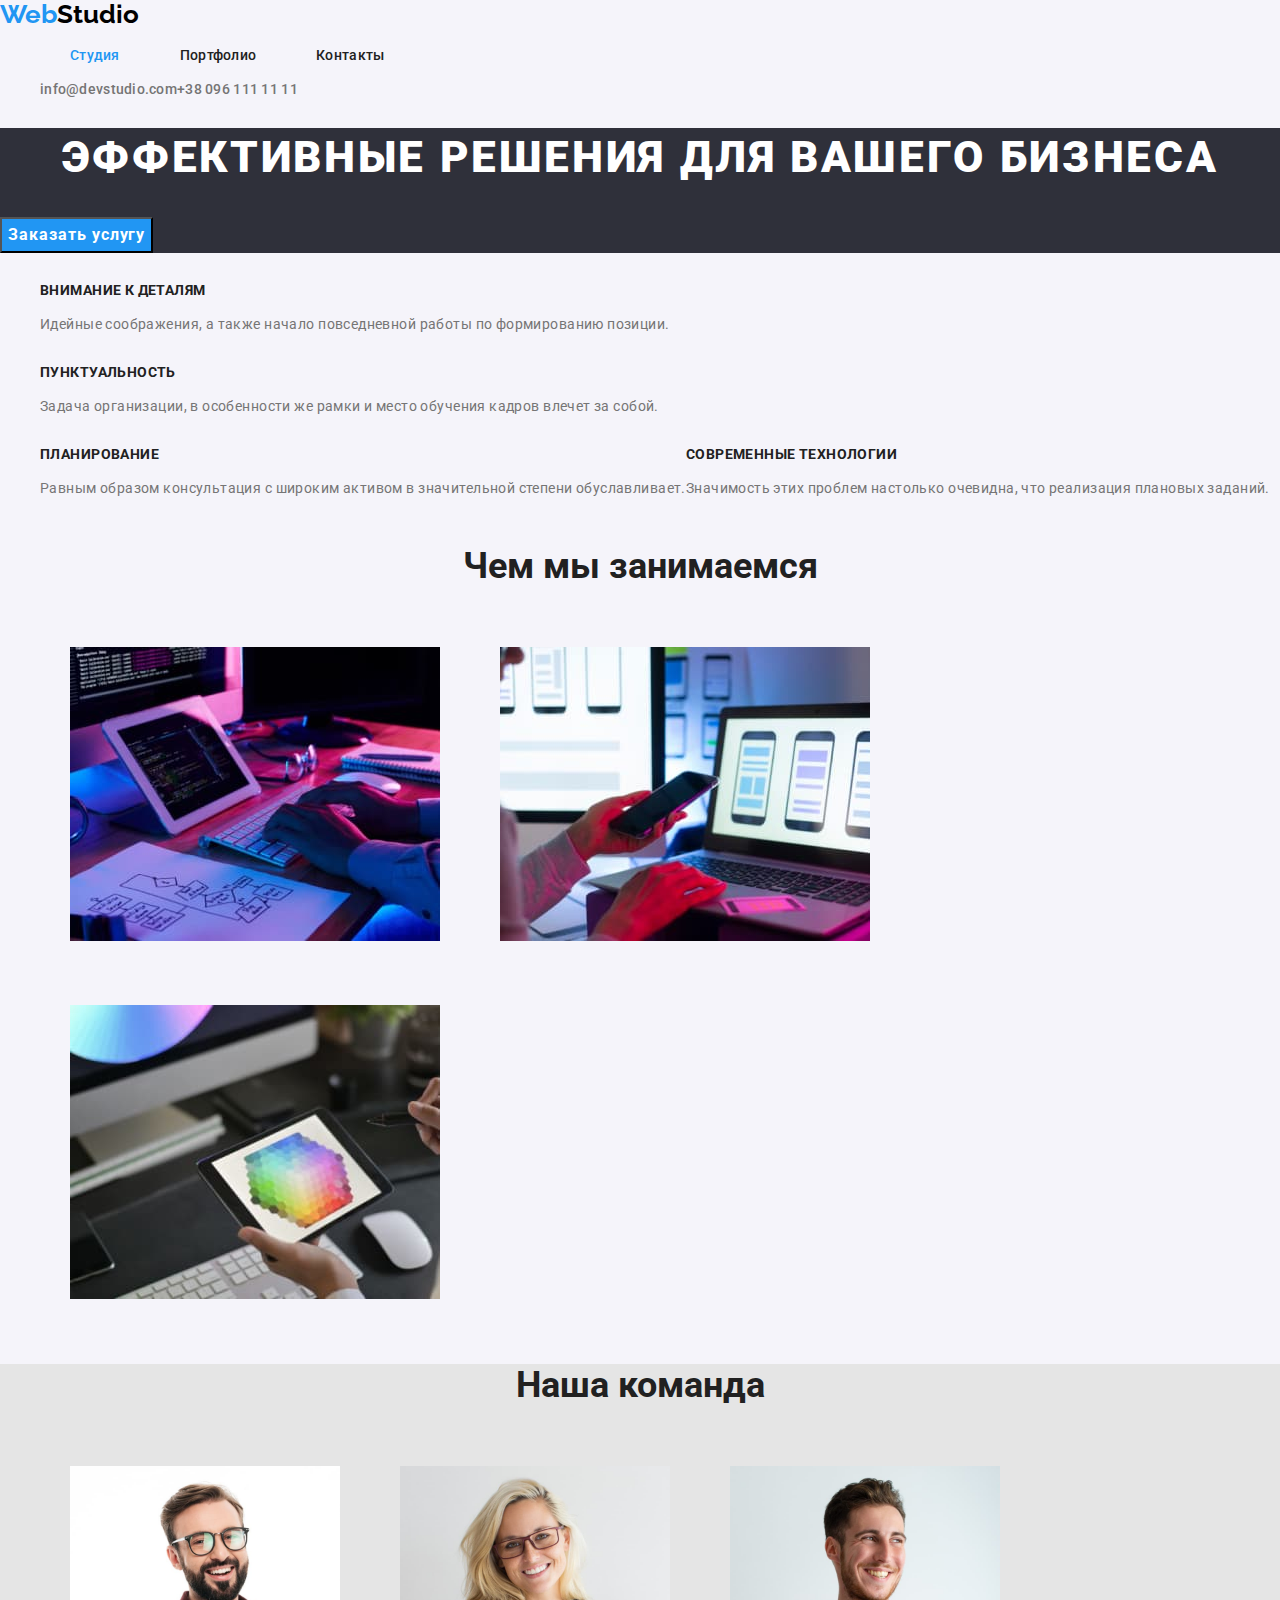
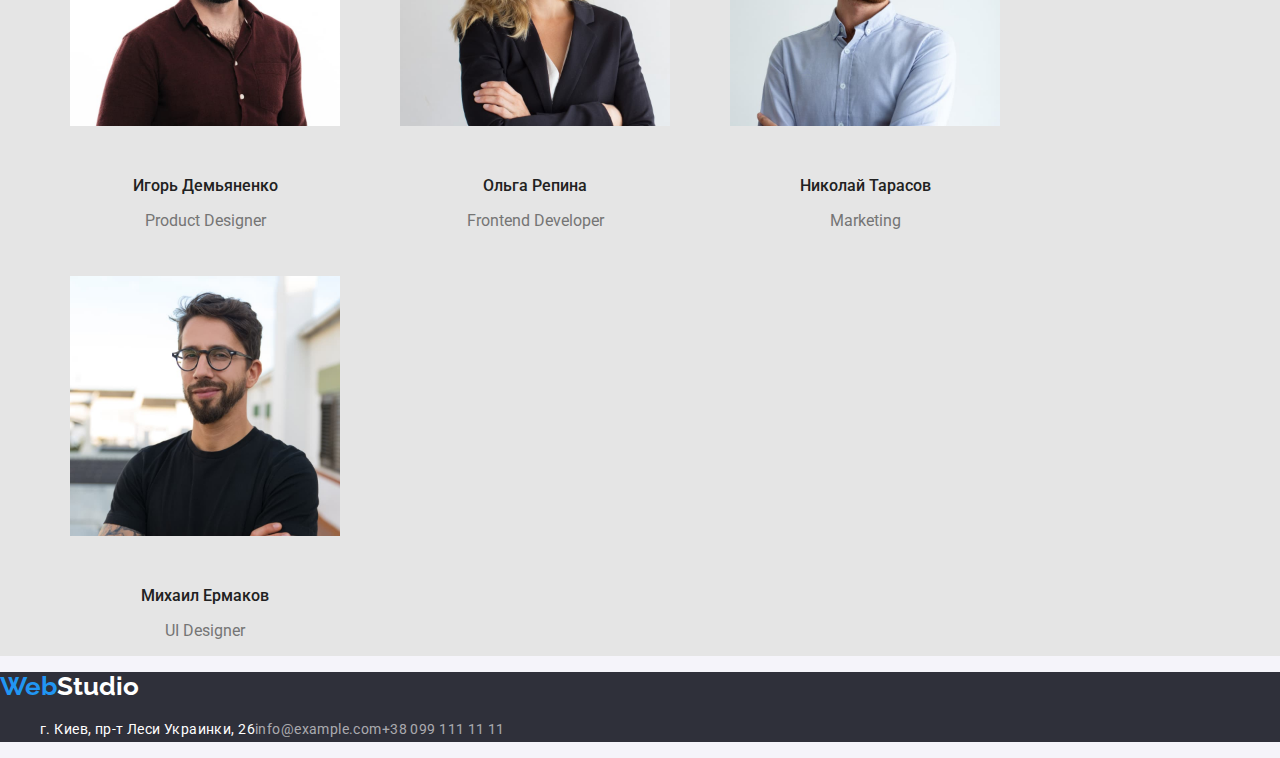
<file: index.html>
<!DOCTYPE html>
<html lang="ru">
  <head>
    <meta charset="UTF-8" />
    <meta http-equiv="X-UA-Compatible" content="IE=edge" />
    <meta name="viewport" content="width=device-width, initial-scale=1.0" />
    <title>goit-markup-hw-02</title>
    <link rel="preconnect" href="https://fonts.gstatic.com" />
    <link
      href="https://fonts.googleapis.com/css2?family=Raleway:wght@700&family=Roboto:wght@400;500;700;900&display=swap"
      rel="stylesheet"
    />
    <link
      rel="stylesheet"
      href="https://cdnjs.cloudflare.com/ajax/libs/modern-normalize/0.2.0/modern-normalize.css"
    />
    <link rel="stylesheet" href="./css/styles.css" />
  </head>
  <body>
    <header>
      <nav class="site-nav">
        <a href="./index.html" class="logo"
          ><span class="logo-part">Web</span>Studio</a
        >
        <ul class="list">
          <li>
            <a class="link current" href="./index.html">Студия</a>
          </li>
          <li>
            <a class="link" href="./portfolio.html">Портфолио</a>
          </li>
          <li>
            <a class="link" href="">Контакты</a>
          </li>
        </ul>
      </nav>
      <ul class="list">
        <li>
          <a class="link mail" href="mailto:info@devstudio.com"
            >info@devstudio.com</a
          >
        </li>
        <li>
          <a class="link phone" href="tel:+380961111111">+38 096 111 11 11</a>
        </li>
      </ul>
    </header>
    <main>
      <!--Section Hero-->
      <section class="hero">
        <h1 class="hero-title">Эффективные решения для вашего бизнеса</h1>
        <button class="hero-button" type="button">Заказать услугу</button>
      </section>
      <!--Section Our advantages-->
      <section>
        <h2 class="visually-hidden">Наши преимущества</h2>
        <ul class="list">
          <li>
            <h3 class="advant-title">Внимание к деталям</h3>
            <p class="advant-text">
              Идейные соображения, а также начало повседневной работы по
              формированию позиции.
            </p>
          </li>
          <li>
            <h3 class="advant-title">Пунктуальность</h3>
            <p class="advant-text">
              Задача организации, в особенности же рамки и место обучения кадров
              влечет за собой.
            </p>
          </li>
          <li>
            <h3 class="advant-title">Планирование</h3>
            <p class="advant-text">
              Равным образом консультация с широким активом в значительной
              степени обуславливает.
            </p>
          </li>
          <li>
            <h3 class="advant-title">Современные технологии</h3>
            <p class="advant-text">
              Значимость этих проблем настолько очевидна, что реализация
              плановых заданий.
            </p>
          </li>
        </ul>
      </section>
      <!--Section Services-->
      <section class="services">
        <h2 class="section-title">Чем мы занимаемся</h2>
        <ul class="list">
          <li>
            <img
              class="img"
              src="./images/typing_code.jpg"
              alt="Лаптоп с кодом"
              width="370"
            />
          </li>
          <li>
            <img
              class="img"
              src="./images/smartphone.jpg"
              alt="Разработка приложения для смартфонов"
              width="370"
            />
          </li>
          <li>
            <img
              class="img"
              src="./images/design.jpg"
              alt="Лаптоп с цветовым кругом"
              width="370"
            />
          </li>
        </ul>
      </section>
      <!--Section Our team-->
      <section class="team">
        <h2 class="section-title">Наша команда</h2>
        <ul class="list">
          <li class="list-item">
            <img
              class="img"
              src="./images/Ihor_Demjanenko.jpg"
              alt="Ihor Demjanenko Product Designer"
              width="810"
            />
            <h3 class="team-names">Игорь Демьяненко</h3>
            <p class="team-positions">Product Designer</p>
          </li>
          <li class="list-item">
            <img
              class="img"
              src="./images/Olga_Repina.jpg"
              alt="Olga Repina Frontend Developer"
              width="810"
            />
            <h3 class="team-names">Ольга Репина</h3>
            <p class="team-positions">Frontend Developer</p>
          </li>
          <li class="list-item">
            <img
              class="img"
              src="./images/Nikolaj_Tarasov.jpg"
              alt="Nikolaj Tarasov Marketing"
              width="810"
            />
            <h3 class="team-names">Николай Тарасов</h3>
            <p class="team-positions">Marketing</p>
          </li>
          <li class="list-item">
            <img
              class="img"
              src="./images/Mikhaik_Yermakov.jpg"
              alt="Mikhail Yermakov UI Designer"
              width="810"
            />
            <h3 class="team-names">Михаил Ермаков</h3>
            <p class="team-positions">UI Designer</p>
          </li>
        </ul>
      </section>
    </main>
    <footer>
      <a href="./index.html" class="logo"
        ><span class="logo-part">Web</span>Studio</a
      >
      <address class="contacts">
        <ul class="list">
          <li class="contact">г. Киев, пр-т Леси Украинки, 26</li>
          <li>
            <a class="link contact" href="mailto:info@example.com"
              >info@example.com</a
            >
          </li>
          <li>
            <a class="link contact" href="tel:+380991111111"
              >+38 099 111 11 11</a
            >
          </li>
        </ul>
      </address>
    </footer>
  </body>
</html>
</file>
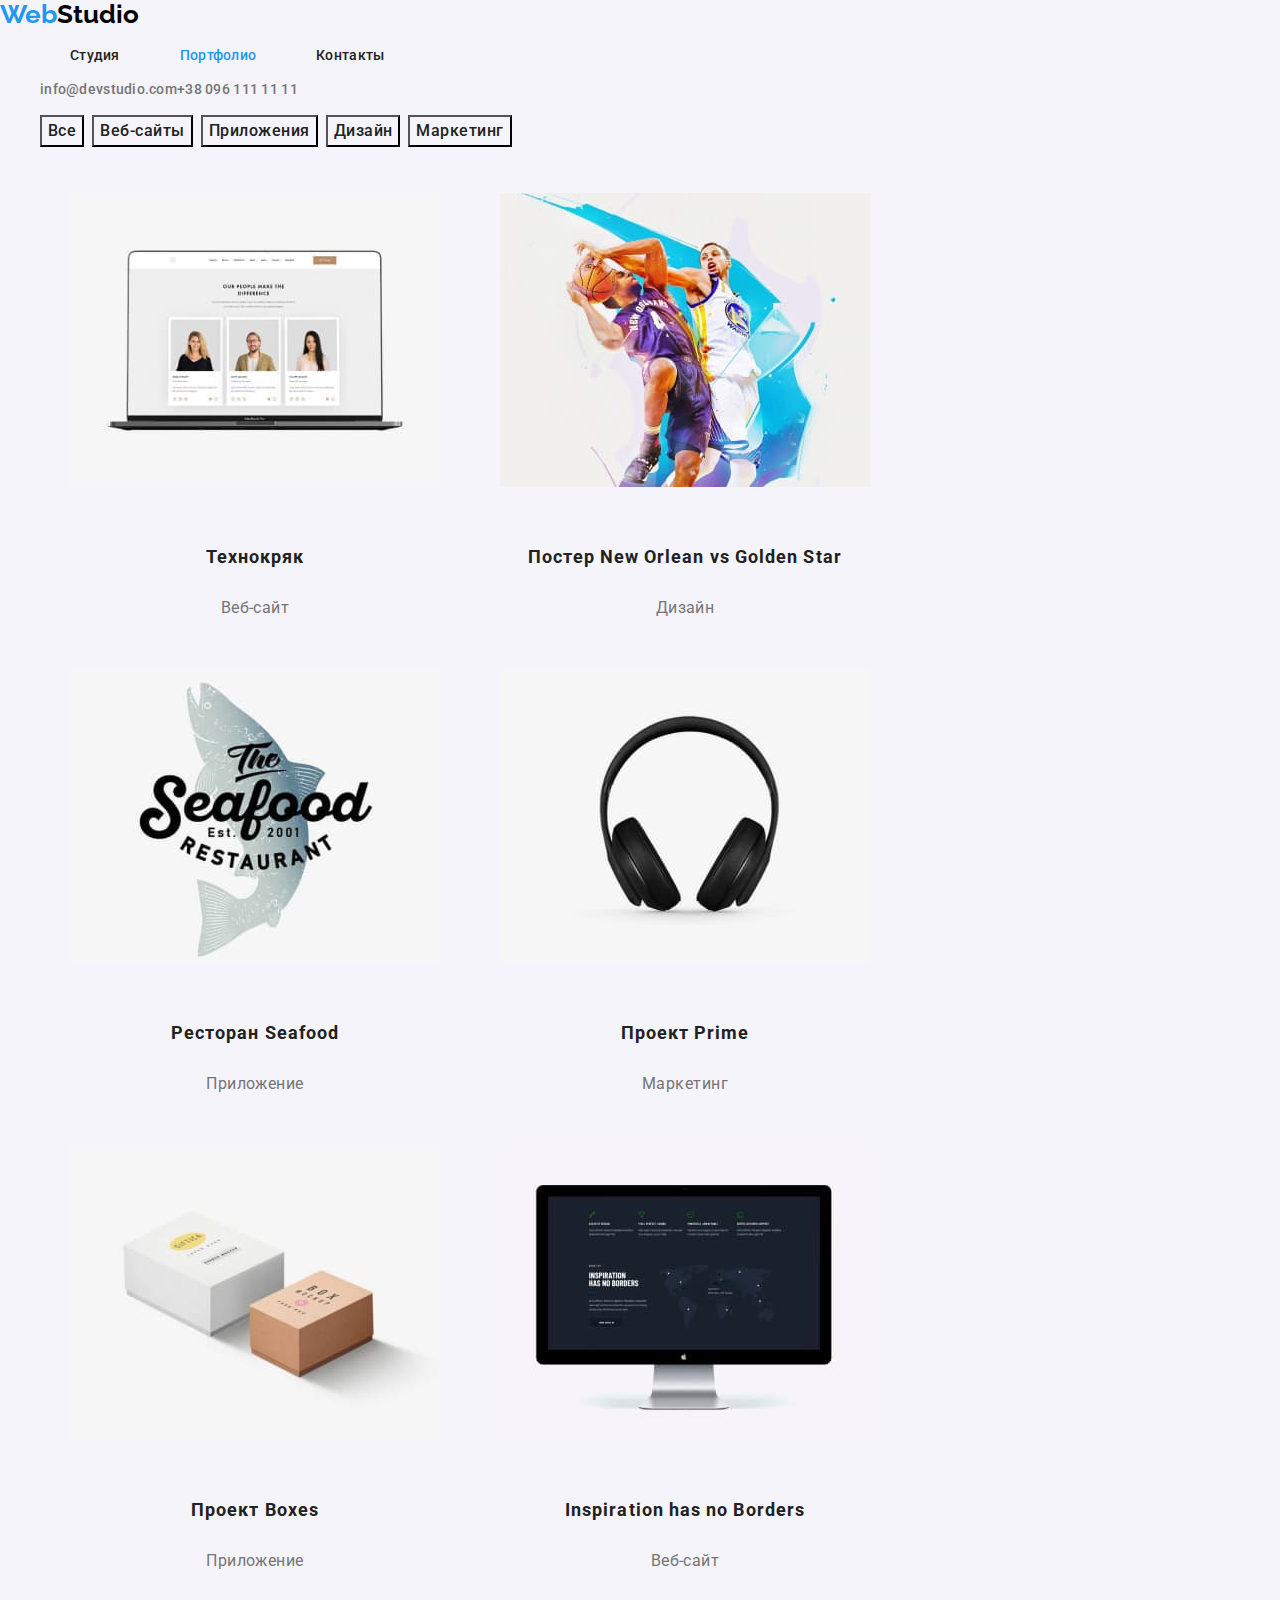
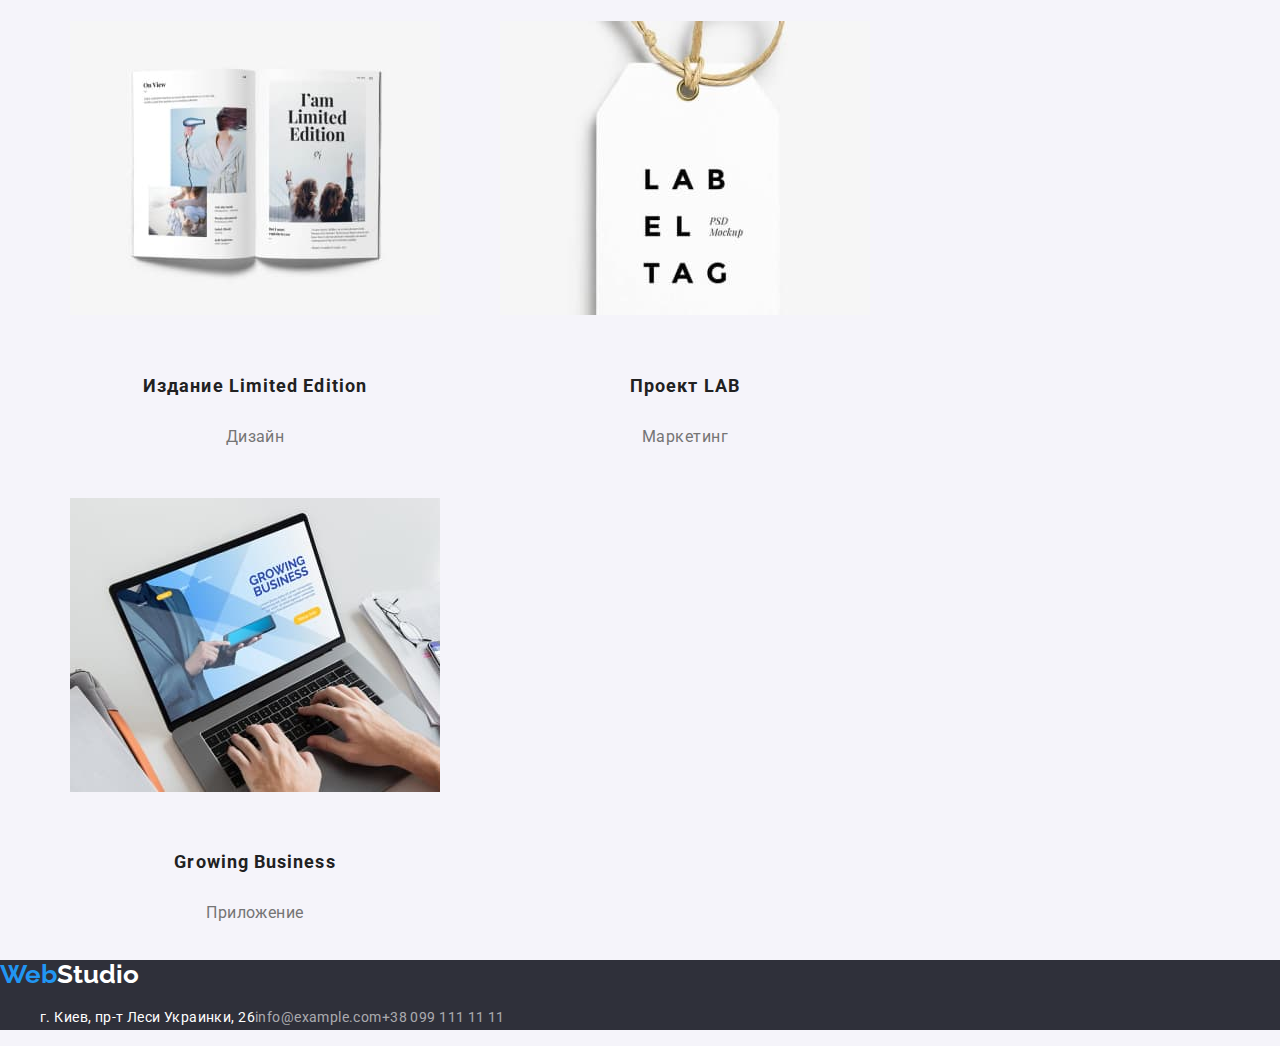
<file: portfolio.html>
<!DOCTYPE html>
<html lang="ru">
  <head>
    <meta charset="UTF-8" />
    <meta http-equiv="X-UA-Compatible" content="IE=edge" />
    <meta name="viewport" content="width=device-width, initial-scale=1.0" />
    <title>portfolio</title>
    <link rel="preconnect" href="https://fonts.gstatic.com" />
    <link
      href="https://fonts.googleapis.com/css2?family=Raleway:wght@700&family=Roboto:wght@400;500;700;900&display=swap"
      rel="stylesheet"
    />
    <link
      rel="stylesheet"
      href="https://cdnjs.cloudflare.com/ajax/libs/modern-normalize/0.2.0/modern-normalize.css"
    />
    <link rel="stylesheet" href="./css/styles.css" />
  </head>
  <body>
    <header>
      <nav class="site-nav">
        <a class="logo" href="./index.html"
          ><span class="logo-part">Web</span>Studio</a
        >
        <ul class="list">
          <li>
            <a class="link" href="./index.html">Студия</a>
          </li>
          <li>
            <a class="link current" href="./portfolio.html">Портфолио</a>
          </li>
          <li>
            <a class="link" href="">Контакты</a>
          </li>
        </ul>
      </nav>
      <ul class="list">
        <li>
          <a class="link mail" href="mailto:info@devstudio.com"
            >info@devstudio.com</a
          >
        </li>
        <li>
          <a class="link phone" href="tel:+380961111111">+38 096 111 11 11</a>
        </li>
      </ul>
    </header>
    <main>
      <h1 class="visually-hidden">Страница Портфолио</h1>
      <!--Section Filters-->
      <section>
        <h2 class="visually-hidden">Фильтры</h2>
        <ul class="list filter-buttons">
          <li><button type="button" class="button">Все</button></li>
          <li><button type="button" class="button">Веб-сайты</button></li>
          <li><button type="button" class="button">Приложения</button></li>
          <li><button type="button" class="button">Дизайн</button></li>
          <li><button type="button" class="button">Маркетинг</button></li>
        </ul>
        <!--Examples List-->
        <h2 class="visually-hidden">Примеры работ</h2>
        <ul class="list">
          <li class="list-item">
            <img
              class="img"
              src="./images/img-1.jpg"
              alt="Лаптоп с карточками"
              width="370"
            />
            <h3 class="portfolio-titles">Технокряк</h3>
            <p class="portfolio-text">Веб-сайт</p>
          </li>
          <li class="list-item">
            <img
              class="img"
              src="./images/img-2.jpg"
              alt="Двое баскетболистов"
              width="370"
            />
            <h3 class="portfolio-titles">Постер New Orlean vs Golden Star</h3>
            <p class="portfolio-text">Дизайн</p>
          </li>
          <li class="list-item">
            <img
              class="img"
              src="./images/img-3.jpg"
              alt="Надпсь на фоне рыбы"
              width="370"
            />
            <h3 class="portfolio-titles">Ресторан Seafood</h3>
            <p class="portfolio-text">Приложение</p>
          </li>
          <li class="list-item">
            <img
              class="img"
              src="./images/img-4.jpg"
              alt="Черные наушники"
              width="370"
            />
            <h3 class="portfolio-titles">Проект Prime</h3>
            <p class="portfolio-text">Маркетинг</p>
          </li>
          <li class="list-item">
            <img
              class="img"
              src="./images/img-5.jpg"
              alt="Две коробки"
              width="370"
            />
            <h3 class="portfolio-titles">Проект Boxes</h3>
            <p class="portfolio-text">Приложение</p>
          </li>
          <li class="list-item">
            <img
              class="img"
              src="./images/img-6.jpg"
              alt="Веб-сайт на экране монитора"
              width="370"
            />
            <h3 class="portfolio-titles">Inspiration has no Borders</h3>
            <p class="portfolio-text">Веб-сайт</p>
          </li>
          <li class="list-item">
            <img
              class="img"
              src="./images/img-7.jpg"
              alt="Разворот книги"
              width="370"
            />
            <h3 class="portfolio-titles">Издание Limited Edition</h3>
            <p class="portfolio-text">Дизайн</p>
          </li>
          <li class="list-item">
            <img class="img" src="./images/img-8.jpg" alt="Ярлык" width="370" />
            <h3 class="portfolio-titles">Проект LAB</h3>
            <p class="portfolio-text">Маркетинг</p>
          </li>
          <li class="list-item">
            <img
              class="img"
              src="./images/img-9.jpg"
              alt="Поиск информации на лаптопе"
              width="370"
            />
            <h3 class="portfolio-titles">Growing Business</h3>
            <p class="portfolio-text">Приложение</p>
          </li>
        </ul>
      </section>
    </main>
    <footer>
      <a class="logo" href="./index.html"
        ><span class="logo-part">Web</span>Studio</a
      >
      <address class="contacts">
        <ul class="list">
          <li class="contact">г. Киев, пр-т Леси Украинки, 26</li>
          <li>
            <a class="link contact" href="mailto:info@example.com"
              >info@example.com</a
            >
          </li>
          <li>
            <a class="link contact" href="tel:+380991111111"
              >+38 099 111 11 11</a
            >
          </li>
        </ul>
      </address>
    </footer>
  </body>
</html>
</file>
<file: css/styles.css>
:root {
  --main-font: "Roboto", sans-serif;
  --logo-font: "Raleway", sans-serif;
  --primary-text-color: #757575;
  --tittle-text-color: #212121;
  --accent-color: #2196f3;
  --white-text-color: #ffffff;
  --primary-bg-color: #f5f4fa;
  --secondary-bg-color: #e5e5e5;
  --accent-bg-color: #2f303a;
}
body {
  background-color: var(--primary-bg-color);
  color: var(--primary-text-color);
  font-family: var(--main-font);
  font-style: normal;
}
/*Logo*/
.logo {
  font-family: var(--logo-font);
  font-weight: 700;
  font-size: 26px;
  line-height: 1.15;
  color: #000000;
  text-decoration-line: none;
}
.logo-part {
  color: var(--accent-color);
}
footer .logo {
  color: var(--white-text-color);
}
/*Site Navigation*/
.site-nav .link.current {
  color: var(--accent-color);
}
.link {
  text-decoration-line: none;
}
.site-nav .link {
  font-weight: 500;
  font-size: 14px;
  line-height: 1.14;
  letter-spacing: 0.02em;
  color: var(--tittle-text-color);
  margin: 30px 30px 30px 30px;
  cursor: pointer;
}
.link.mail,
.link.phone {
  font-weight: 500;
  font-size: 14px;
  line-height: 1.14;
  letter-spacing: 0.02em;
  color: var(--primary-text-color);
}
.link:hover,
.link:focus {
  color: var(--accent-color);
}
.visually-hidden {
  position: absolute !important;
  clip: rect(1px 1px 1px 1px);
  clip: rect(1px, 1px, 1px, 1px);
  padding: 0 !important;
  border: 0 !important;
  height: 1px !important;
  width: 1px !important;
  overflow: hidden;
}
.title {
  color: var(--tittle-text-color);
}
.list {
  display: flex;
  flex-flow: row wrap;
  list-style: none;
}
.img {
  margin: 30px 30px 30px 30px;
}
/*Section Hero*/
.hero {
  background-color: var(--accent-bg-color);
}
.hero-title {
  font-weight: 900;
  font-size: 44px;
  line-height: 1.36;
  text-align: center;
  letter-spacing: 0.06em;
  color: var(--white-text-color);
  text-transform: uppercase;
}
.hero-button {
  font-weight: 700;
  font-size: 16px;
  line-height: 1.87;
  letter-spacing: 0.06em;
  color: var(--white-text-color);
  background-color: var(--accent-color);
}
/*Section Advantages*/
.advant-title {
  font-weight: 700;
  font-size: 14px;
  line-height: 1.14;
  letter-spacing: 0.03em;
  color: var(--tittle-text-color);
  text-transform: uppercase;
}
.advant-text {
  font-weight: 400;
  font-size: 14px;
  line-height: 1.71;
  letter-spacing: 0.03em;
}
/*Section Services*/
.services.img {
  width: 370px;
  height: 294px;
}
/*Section Team*/
.team {
  background-color: var(--secondary-bg-color);
}
.section-title {
  font-weight: 700;
  font-size: 36px;
  line-height: 1.17;
  text-align: center;
  color: var(--tittle-text-color);
}
.team .img {
  width: 270px;
  height: 260px;
}
.list-item {
  text-align: center;
}
.team-names {
  font-weight: 500;
  font-size: 16px;
  line-height: 1.19;
  color: var(--tittle-text-color);
}
.team-positions {
  font-weight: 400;
  font-size: 16px;
  line-height: 1.19;
}
/*Filter buttons*/
.filter-buttons .button {
  font-weight: 500;
  font-size: 16px;
  line-height: 1.62;
  text-align: center;
  letter-spacing: 0.03em;
  color: var(--tittle-text-color);
  background-color: transparent;
  margin-right: 8px;
}
.button:hover,
.button:focus {
  background-color: var(--accent-color);
  color: var(--white-text-color);
}
/*Portfolio*/
.portfolio.img {
  width: 370px;
  height: 294px;
}
.portfolio-titles {
  font-weight: 700;
  font-size: 18px;
  line-height: 2;
  letter-spacing: 0.06em;
  color: var(--tittle-text-color);
}
.portfolio-text {
  font-weight: 400;
  font-size: 16px;
  line-height: 1.87;
  letter-spacing: 0.03em;
}
/*Footer*/
footer {
  background-color: var(--accent-bg-color);
}
footer .link {
  color: rgba(255, 255, 255, 0.6);
}
.contact {
  font-style: normal;
  font-weight: 400;
  font-size: 14px;
  line-height: 1.71;
  letter-spacing: 0.03em;
  color: var(--white-text-color);
  text-decoration-line: none;
}
</file>
